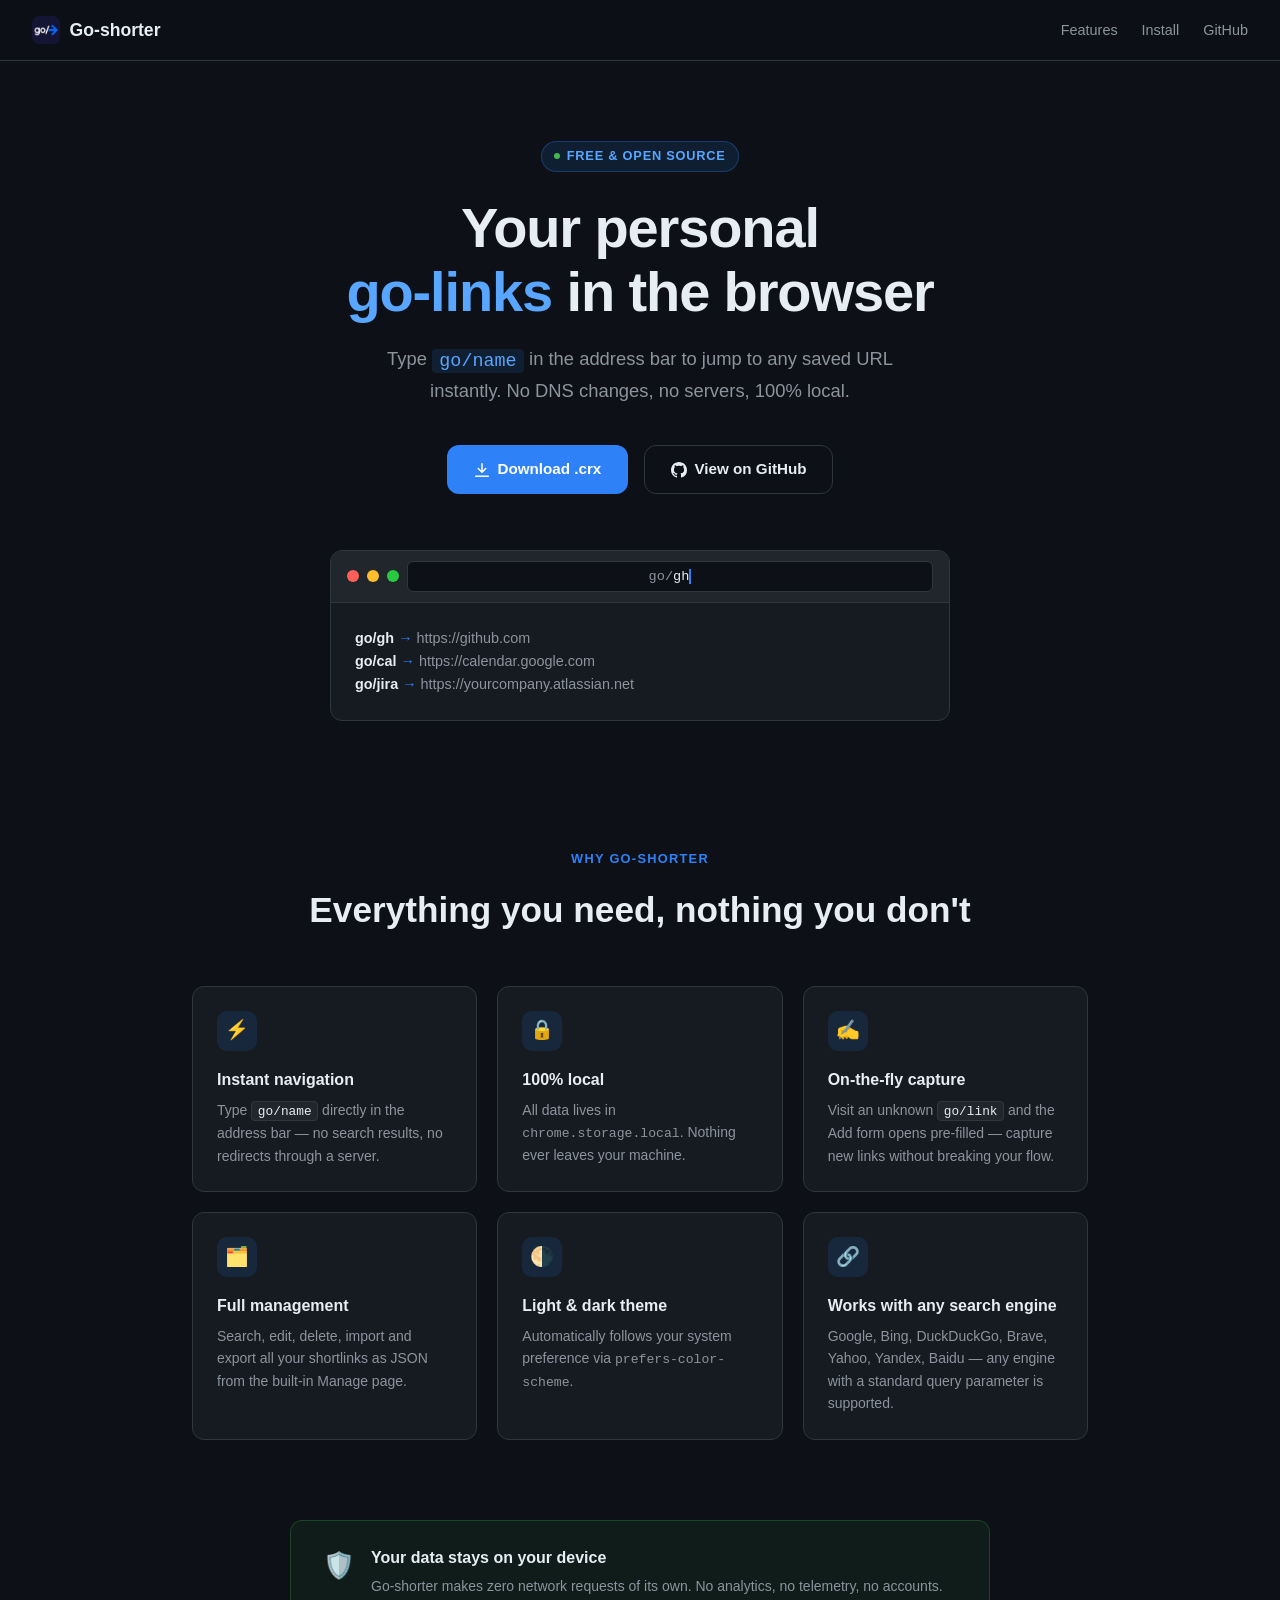
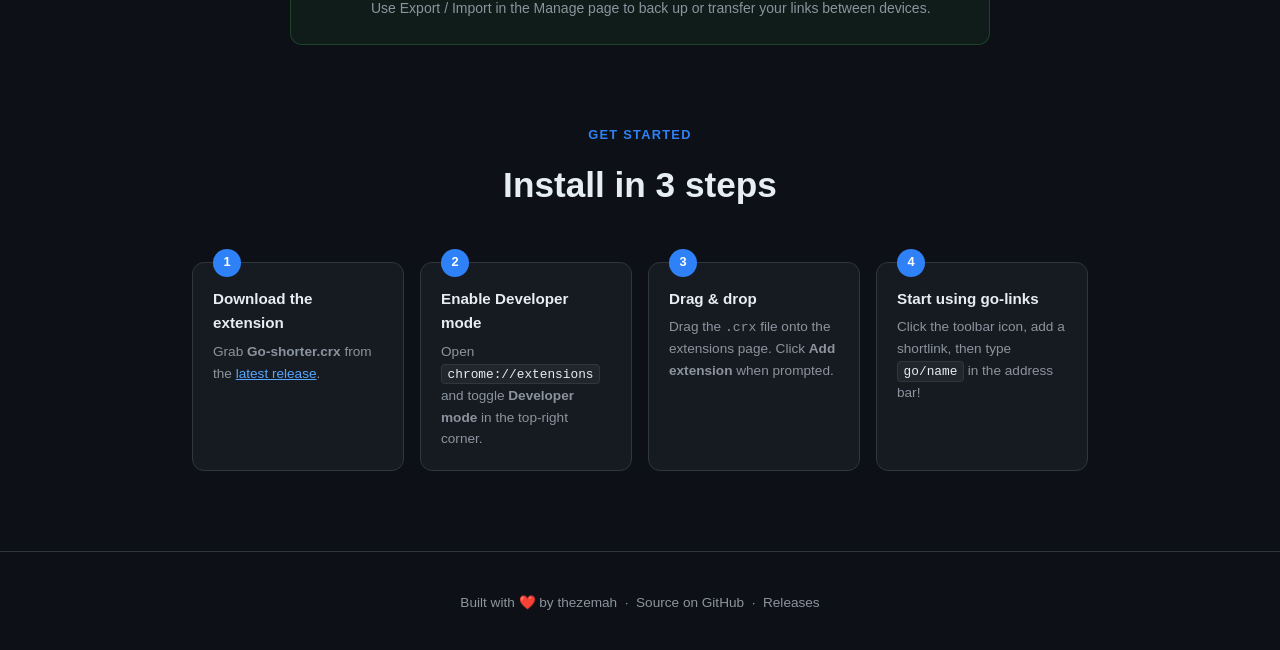
<file: index.html>
<!DOCTYPE html>
<html lang="en">
<head>
  <meta charset="UTF-8" />
  <meta name="viewport" content="width=device-width, initial-scale=1.0" />
  <title>Go-shorter — Personal go-links for your browser</title>
  <meta name="description" content="Type go/name in your address bar to jump to any saved URL instantly. 100% local, no sign-up required." />
  <link rel="icon" type="image/png" sizes="16x16" href="icons/icon-16.png" />
  <link rel="icon" type="image/png" sizes="32x32" href="icons/icon-32.png" />
  <link rel="icon" type="image/png" sizes="48x48" href="icons/icon-48.png" />
  <link rel="icon" type="image/png" sizes="128x128" href="icons/icon-128.png" />
  <link rel="apple-touch-icon" sizes="128x128" href="icons/icon-128.png" />
  <meta property="og:title" content="Go-shorter — Personal go-links for your browser" />
  <meta property="og:description" content="Type go/name in your address bar to jump to any saved URL instantly. 100% local, no sign-up required." />
  <meta property="og:image" content="https://thezemah.github.io/Go-shorter/icons/icon-128.png" />
  <meta property="og:type" content="website" />
  <meta property="og:url" content="https://thezemah.github.io/Go-shorter/" />
  <style>
    :root {
      --bg: #0d1117;
      --surface: #161b22;
      --border: #30363d;
      --accent: #2f81f7;
      --accent-hover: #58a6ff;
      --text: #e6edf3;
      --muted: #8b949e;
      --green: #3fb950;
      --radius: 12px;
    }
    *, *::before, *::after { box-sizing: border-box; margin: 0; padding: 0; }

    body {
      font-family: -apple-system, BlinkMacSystemFont, "Segoe UI", Helvetica, Arial, sans-serif;
      background: var(--bg);
      color: var(--text);
      line-height: 1.6;
      min-height: 100vh;
    }

    /* NAV */
    nav {
      display: flex;
      align-items: center;
      justify-content: space-between;
      padding: 1rem 2rem;
      border-bottom: 1px solid var(--border);
      position: sticky;
      top: 0;
      background: rgba(13,17,23,.85);
      backdrop-filter: blur(12px);
      z-index: 100;
    }
    .nav-logo {
      display: flex;
      align-items: center;
      gap: .6rem;
      font-weight: 700;
      font-size: 1.1rem;
      text-decoration: none;
      color: var(--text);
    }
    .nav-logo img { width: 28px; height: 28px; border-radius: 7px; }
    .nav-links { display: flex; gap: 1.5rem; }
    .nav-links a {
      color: var(--muted);
      text-decoration: none;
      font-size: .9rem;
      transition: color .15s;
    }
    .nav-links a:hover { color: var(--text); }

    /* HERO */
    .hero {
      max-width: 860px;
      margin: 0 auto;
      padding: 5rem 2rem 3rem;
      text-align: center;
    }
    .badge {
      display: inline-flex;
      align-items: center;
      gap: .4rem;
      background: rgba(47,129,247,.12);
      border: 1px solid rgba(47,129,247,.3);
      color: var(--accent-hover);
      font-size: .8rem;
      font-weight: 600;
      padding: .25rem .75rem;
      border-radius: 99px;
      margin-bottom: 1.5rem;
      text-transform: uppercase;
      letter-spacing: .06em;
    }
    .badge .dot {
      width: 6px; height: 6px;
      background: var(--green);
      border-radius: 50%;
      animation: pulse 2s ease-in-out infinite;
    }
    @keyframes pulse {
      0%,100% { opacity: 1; }
      50%      { opacity: .4; }
    }
    h1 {
      font-size: clamp(2.2rem, 5vw, 3.5rem);
      font-weight: 800;
      line-height: 1.15;
      letter-spacing: -.02em;
      margin-bottom: 1.25rem;
    }
    h1 span { color: var(--accent-hover); }
    .hero-sub {
      font-size: 1.15rem;
      color: var(--muted);
      max-width: 560px;
      margin: 0 auto 2.5rem;
    }
    .cta-group { display: flex; gap: 1rem; justify-content: center; flex-wrap: wrap; }
    .btn {
      display: inline-flex;
      align-items: center;
      gap: .5rem;
      padding: .7rem 1.6rem;
      border-radius: var(--radius);
      font-size: .95rem;
      font-weight: 600;
      text-decoration: none;
      transition: all .15s;
      cursor: pointer;
    }
    .btn-primary {
      background: var(--accent);
      color: #fff;
      border: 1px solid transparent;
    }
    .btn-primary:hover { background: var(--accent-hover); }
    .btn-ghost {
      background: transparent;
      color: var(--text);
      border: 1px solid var(--border);
    }
    .btn-ghost:hover { border-color: var(--muted); background: var(--surface); }

    /* DEMO BAR */
    .demo-wrap {
      max-width: 620px;
      margin: 3.5rem auto 0;
      background: var(--surface);
      border: 1px solid var(--border);
      border-radius: var(--radius);
      overflow: hidden;
    }
    .demo-bar-top {
      display: flex;
      align-items: center;
      gap: .5rem;
      padding: .6rem 1rem;
      background: #21262d;
      border-bottom: 1px solid var(--border);
    }
    .dot-r { width:12px;height:12px;border-radius:50%;background:#ff5f57; }
    .dot-y { width:12px;height:12px;border-radius:50%;background:#febc2e; }
    .dot-g { width:12px;height:12px;border-radius:50%;background:#28c840; }
    .demo-url {
      flex: 1;
      background: var(--bg);
      border: 1px solid var(--border);
      border-radius: 6px;
      padding: .25rem .75rem;
      font-size: .85rem;
      color: var(--muted);
      font-family: "SF Mono", Consolas, "Liberation Mono", Menlo, monospace;
      overflow: hidden;
      white-space: nowrap;
    }
    .demo-url .typing {
      color: var(--text);
      border-right: 2px solid var(--accent);
      animation: blink .8s step-end infinite;
    }
    @keyframes blink { 50% { border-color: transparent; } }
    .demo-content {
      padding: 1.5rem;
      font-size: .9rem;
      color: var(--muted);
      text-align: left;
    }
    .demo-content strong { color: var(--text); }
    .arrow { color: var(--accent); font-weight: 700; }

    /* FEATURES */
    .section { max-width: 960px; margin: 5rem auto; padding: 0 2rem; }
    .section-label {
      text-align: center;
      font-size: .8rem;
      font-weight: 700;
      letter-spacing: .1em;
      text-transform: uppercase;
      color: var(--accent);
      margin-bottom: .75rem;
    }
    .section h2 {
      text-align: center;
      font-size: clamp(1.5rem, 3vw, 2.2rem);
      font-weight: 700;
      margin-bottom: 3rem;
    }
    .features {
      display: grid;
      grid-template-columns: repeat(auto-fit, minmax(260px, 1fr));
      gap: 1.25rem;
    }
    .feature-card {
      background: var(--surface);
      border: 1px solid var(--border);
      border-radius: var(--radius);
      padding: 1.5rem;
      transition: border-color .15s, transform .15s;
    }
    .feature-card:hover { border-color: var(--accent); transform: translateY(-2px); }
    .feature-icon {
      width: 40px; height: 40px;
      border-radius: 10px;
      display: flex;
      align-items: center;
      justify-content: center;
      font-size: 1.2rem;
      margin-bottom: 1rem;
      background: rgba(47,129,247,.12);
    }
    .feature-card h3 { font-size: 1rem; font-weight: 600; margin-bottom: .4rem; }
    .feature-card p { font-size: .875rem; color: var(--muted); }

    /* INSTALL */
    .install-steps {
      display: grid;
      grid-template-columns: repeat(auto-fit, minmax(200px, 1fr));
      gap: 1rem;
      counter-reset: step;
    }
    .step {
      background: var(--surface);
      border: 1px solid var(--border);
      border-radius: var(--radius);
      padding: 1.25rem;
      position: relative;
    }
    .step::before {
      counter-increment: step;
      content: counter(step);
      position: absolute;
      top: -14px;
      left: 1.25rem;
      background: var(--accent);
      color: #fff;
      width: 28px; height: 28px;
      border-radius: 50%;
      display: flex;
      align-items: center;
      justify-content: center;
      font-size: .8rem;
      font-weight: 700;
    }
    .step h3 { font-size: .95rem; font-weight: 600; margin-bottom: .35rem; margin-top: .25rem; }
    .step p { font-size: .85rem; color: var(--muted); }
    kbd {
      background: #21262d;
      border: 1px solid var(--border);
      border-radius: 4px;
      padding: .1rem .35rem;
      font-size: .8rem;
      font-family: "SF Mono", Consolas, monospace;
      color: var(--text);
    }

    /* PRIVACY */
    .privacy-banner {
      max-width: 700px;
      margin: 0 auto;
      background: rgba(63,185,80,.07);
      border: 1px solid rgba(63,185,80,.25);
      border-radius: var(--radius);
      padding: 1.5rem 2rem;
      display: flex;
      gap: 1rem;
      align-items: flex-start;
    }
    .privacy-icon { font-size: 1.6rem; flex-shrink: 0; }
    .privacy-banner h3 { font-size: 1rem; font-weight: 600; margin-bottom: .3rem; }
    .privacy-banner p { font-size: .875rem; color: var(--muted); }

    /* FOOTER */
    footer {
      text-align: center;
      padding: 2.5rem 2rem;
      border-top: 1px solid var(--border);
      color: var(--muted);
      font-size: .85rem;
    }
    footer a { color: var(--muted); text-decoration: none; }
    footer a:hover { color: var(--text); }
  </style>
</head>
<body>

  <!-- NAV -->
  <nav>
    <a class="nav-logo" href="#">
      <img src="icons/icon-128.png" alt="Go-shorter icon" />
      Go-shorter
    </a>
    <div class="nav-links">
      <a href="#features">Features</a>
      <a href="#install">Install</a>
      <a href="https://github.com/thezemah/Go-shorter" target="_blank">GitHub</a>
    </div>
  </nav>

  <!-- HERO -->
  <section class="hero">
    <div class="badge"><span class="dot"></span>Free &amp; Open Source</div>
    <h1>Your personal<br/><span>go-links</span> in the browser</h1>
    <p class="hero-sub">
      Type <code style="color:var(--accent-hover);background:rgba(47,129,247,.12);padding:.1em .4em;border-radius:4px">go/name</code>
      in the address bar to jump to any saved URL instantly.
      No DNS changes, no servers, 100% local.
    </p>
    <div class="cta-group">
      <a class="btn btn-primary" href="https://github.com/thezemah/Go-shorter/releases/latest/download/Go-shorter.crx">
        <svg width="16" height="16" viewBox="0 0 16 16" fill="currentColor"><path d="M7.47 10.78a.75.75 0 001.06 0l3.75-3.75a.75.75 0 00-1.06-1.06L8.75 8.44V1.75a.75.75 0 00-1.5 0v6.69L4.78 5.97a.75.75 0 00-1.06 1.06l3.75 3.75zM1.75 13.5a.75.75 0 000 1.5h12.5a.75.75 0 000-1.5H1.75z"/></svg>
        Download .crx
      </a>
      <a class="btn btn-ghost" href="https://github.com/thezemah/Go-shorter" target="_blank">
        <svg width="16" height="16" viewBox="0 0 16 16" fill="currentColor"><path d="M8 0C3.58 0 0 3.58 0 8c0 3.54 2.29 6.53 5.47 7.59.4.07.55-.17.55-.38 0-.19-.01-.82-.01-1.49-2.01.37-2.53-.49-2.69-.94-.09-.23-.48-.94-.82-1.13-.28-.15-.68-.52-.01-.53.63-.01 1.08.58 1.23.82.72 1.21 1.87.87 2.33.66.07-.52.28-.87.51-1.07-1.78-.2-3.64-.89-3.64-3.95 0-.87.31-1.59.82-2.15-.08-.2-.36-1.02.08-2.12 0 0 .67-.21 2.2.82.64-.18 1.32-.27 2-.27.68 0 1.36.09 2 .27 1.53-1.04 2.2-.82 2.2-.82.44 1.1.16 1.92.08 2.12.51.56.82 1.27.82 2.15 0 3.07-1.87 3.75-3.65 3.95.29.25.54.73.54 1.48 0 1.07-.01 1.93-.01 2.2 0 .21.15.46.55.38A8.013 8.013 0 0016 8c0-4.42-3.58-8-8-8z"/></svg>
        View on GitHub
      </a>
    </div>

    <!-- Demo bar -->
    <div class="demo-wrap">
      <div class="demo-bar-top">
        <div class="dot-r"></div><div class="dot-y"></div><div class="dot-g"></div>
        <div class="demo-url">go/<span class="typing">gh</span></div>
      </div>
      <div class="demo-content">
        <p><strong>go/gh</strong> <span class="arrow">→</span> https://github.com</p>
        <p><strong>go/cal</strong> <span class="arrow">→</span> https://calendar.google.com</p>
        <p><strong>go/jira</strong> <span class="arrow">→</span> https://yourcompany.atlassian.net</p>
      </div>
    </div>
  </section>

  <!-- FEATURES -->
  <section class="section" id="features">
    <p class="section-label">Why Go-shorter</p>
    <h2>Everything you need, nothing you don't</h2>
    <div class="features">
      <div class="feature-card">
        <div class="feature-icon">⚡</div>
        <h3>Instant navigation</h3>
        <p>Type <kbd>go/name</kbd> directly in the address bar — no search results, no redirects through a server.</p>
      </div>
      <div class="feature-card">
        <div class="feature-icon">🔒</div>
        <h3>100% local</h3>
        <p>All data lives in <code style="font-size:.82rem">chrome.storage.local</code>. Nothing ever leaves your machine.</p>
      </div>
      <div class="feature-card">
        <div class="feature-icon">✍️</div>
        <h3>On-the-fly capture</h3>
        <p>Visit an unknown <kbd>go/link</kbd> and the Add form opens pre-filled — capture new links without breaking your flow.</p>
      </div>
      <div class="feature-card">
        <div class="feature-icon">🗂️</div>
        <h3>Full management</h3>
        <p>Search, edit, delete, import and export all your shortlinks as JSON from the built-in Manage page.</p>
      </div>
      <div class="feature-card">
        <div class="feature-icon">🌗</div>
        <h3>Light &amp; dark theme</h3>
        <p>Automatically follows your system preference via <code style="font-size:.82rem">prefers-color-scheme</code>.</p>
      </div>
      <div class="feature-card">
        <div class="feature-icon">🔗</div>
        <h3>Works with any search engine</h3>
        <p>Google, Bing, DuckDuckGo, Brave, Yahoo, Yandex, Baidu — any engine with a standard query parameter is supported.</p>
      </div>
    </div>
  </section>

  <!-- PRIVACY -->
  <section class="section">
    <div class="privacy-banner">
      <div class="privacy-icon">🛡️</div>
      <div>
        <h3>Your data stays on your device</h3>
        <p>Go-shorter makes zero network requests of its own. No analytics, no telemetry, no accounts. Use Export / Import in the Manage page to back up or transfer your links between devices.</p>
      </div>
    </div>
  </section>

  <!-- INSTALL -->
  <section class="section" id="install">
    <p class="section-label">Get started</p>
    <h2>Install in 3 steps</h2>
    <div class="install-steps">
      <div class="step">
        <h3>Download the extension</h3>
        <p>Grab <strong>Go-shorter.crx</strong> from the <a href="https://github.com/thezemah/Go-shorter/releases/latest" style="color:var(--accent-hover)">latest release</a>.</p>
      </div>
      <div class="step">
        <h3>Enable Developer mode</h3>
        <p>Open <kbd>chrome://extensions</kbd> and toggle <strong>Developer mode</strong> in the top-right corner.</p>
      </div>
      <div class="step">
        <h3>Drag &amp; drop</h3>
        <p>Drag the <code style="font-size:.82rem">.crx</code> file onto the extensions page. Click <strong>Add extension</strong> when prompted.</p>
      </div>
      <div class="step">
        <h3>Start using go-links</h3>
        <p>Click the toolbar icon, add a shortlink, then type <kbd>go/name</kbd> in the address bar!</p>
      </div>
    </div>
  </section>

  <!-- FOOTER -->
  <footer>
    <p>
      Built with ❤️ by <a href="https://github.com/thezemah" target="_blank">thezemah</a> &nbsp;·&nbsp;
      <a href="https://github.com/thezemah/Go-shorter" target="_blank">Source on GitHub</a> &nbsp;·&nbsp;
      <a href="https://github.com/thezemah/Go-shorter/releases" target="_blank">Releases</a>
    </p>
  </footer>

</body>
</html>
</file>
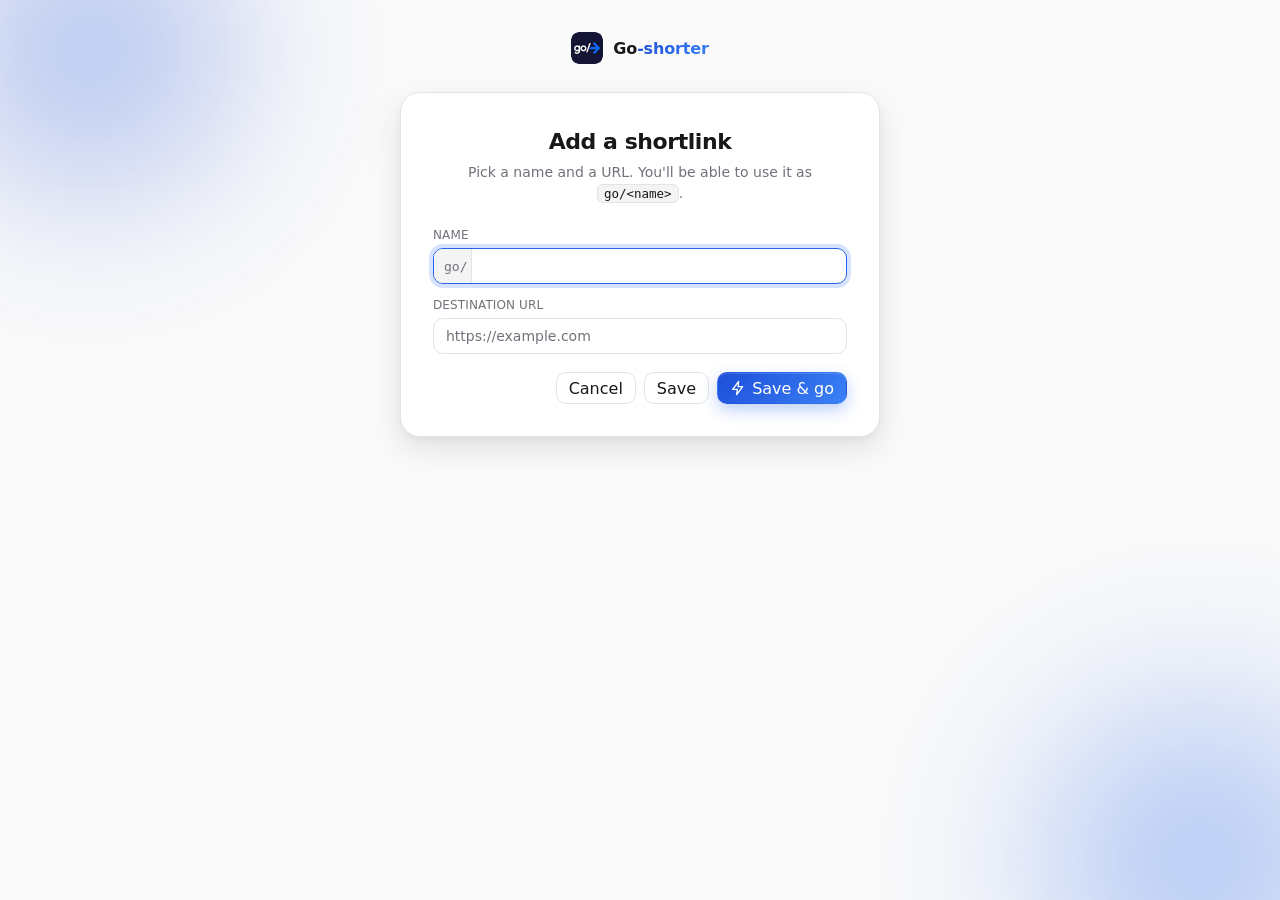
<file: add.html>
<!doctype html>
<html lang="en">
  <head>
    <meta charset="utf-8" />
    <title>Go-shorter — Add shortlink</title>
    <link rel="stylesheet" href="lib/design.css" />
    <link rel="stylesheet" href="add.css" />
  </head>
  <body>
    <main class="add-page">
      <div class="bg-orb orb-a"></div>
      <div class="bg-orb orb-b"></div>

      <div class="brand top-brand">
        <img class="brand-mark" src="icons/icon-32.png" alt="" />
        <span class="brand-name">Go<span class="accent">-shorter</span></span>
      </div>

      <div class="hero-card">
        <div id="hero-mark" class="hero-mark"></div>
        <h1 id="title" class="hero-title">Add a shortlink</h1>
        <p id="lede" class="hero-lede">
          Pick a name and a URL. You'll be able to use it as <code>go/&lt;name&gt;</code>.
        </p>

        <form id="form" class="form">
          <label class="field">
            Name
            <span class="input-group">
              <span class="prefix">go/</span>
              <input id="name" type="text" autocomplete="off" required />
            </span>
          </label>
          <label class="field">
            Destination URL
            <input id="url" class="input" type="url" placeholder="https://example.com" required />
          </label>
          <p id="error" class="error" hidden></p>
          <div class="actions">
            <button type="button" id="cancel" class="btn">Cancel</button>
            <button type="submit" id="save" class="btn">Save</button>
            <button type="submit" id="save-go" class="btn btn-primary">
              <span data-icon="bolt"></span>Save &amp; go
            </button>
          </div>
        </form>

        <div id="success" class="success-state" hidden>
          <div class="success-mark" data-icon="check"></div>
          <h2>Saved!</h2>
          <p id="success-lede"></p>
          <div class="actions">
            <button type="button" id="success-manage" class="btn">Manage all</button>
            <button type="button" id="success-go" class="btn btn-primary">
              <span data-icon="external"></span>Open now
            </button>
          </div>
        </div>
      </div>
    </main>

    <script src="lib/storage.js"></script>
    <script src="lib/ui.js"></script>
    <script src="add.js"></script>
  </body>
</html>
</file>
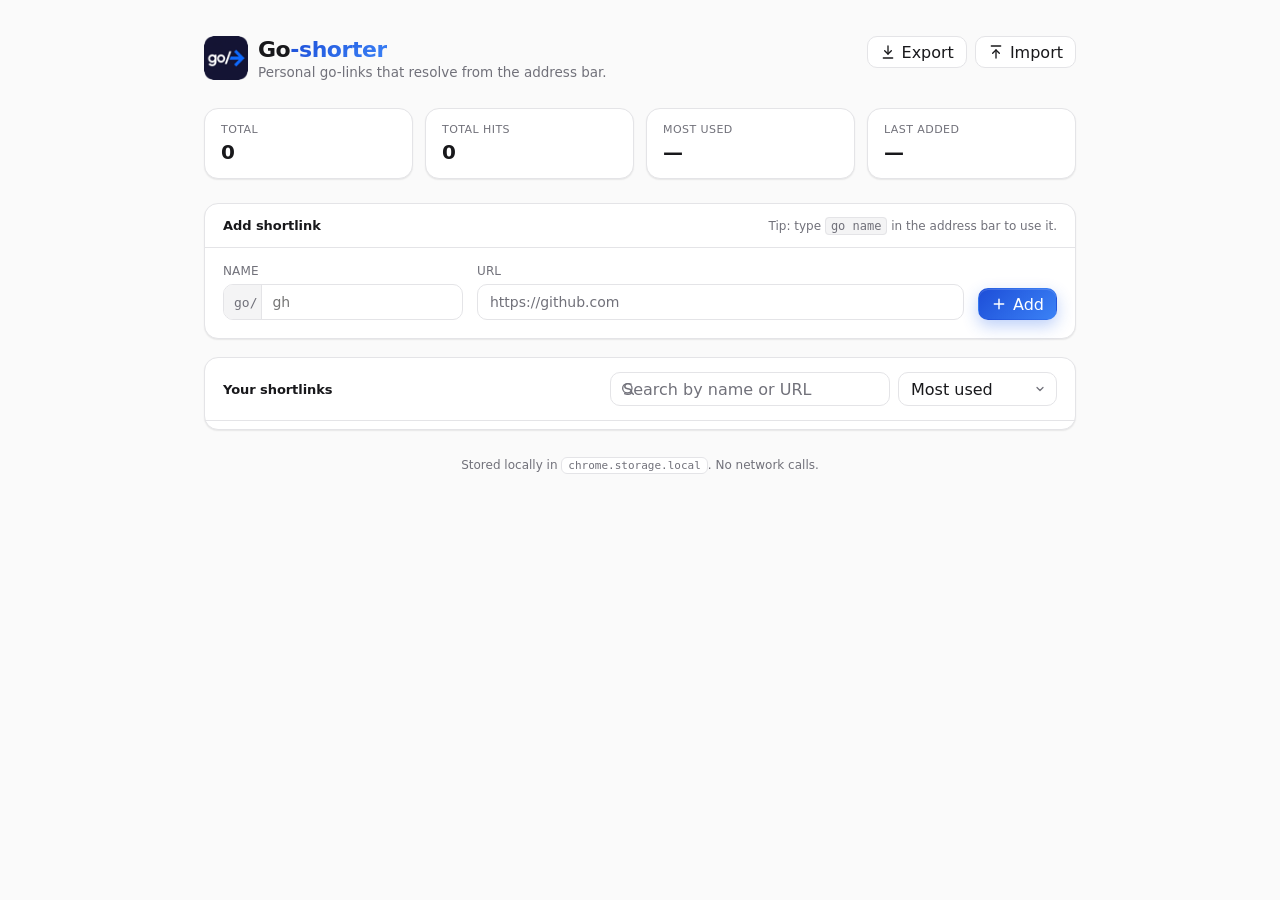
<file: manage.html>
<!doctype html>
<html lang="en">
  <head>
    <meta charset="utf-8" />
    <title>Go-shorter — Manage</title>
    <link rel="stylesheet" href="lib/design.css" />
    <link rel="stylesheet" href="manage.css" />
  </head>
  <body>
    <main>
      <header class="hero">
        <div class="brand">
          <img class="brand-mark" src="icons/icon-48.png" alt="" />
          <div>
            <div class="brand-name">Go<span class="accent">-shorter</span></div>
            <p class="hero-tagline">Personal go-links that resolve from the address bar.</p>
          </div>
        </div>
        <div class="hero-actions">
          <button id="export-btn" type="button" class="btn">
            <span data-icon="download"></span>Export
          </button>
          <button id="import-btn" type="button" class="btn">
            <span data-icon="upload"></span>Import
          </button>
          <input id="import-file" type="file" accept="application/json,.json" hidden />
        </div>
      </header>

      <section class="stats">
        <div class="stat">
          <span class="stat-label">Total</span>
          <span id="stat-total" class="stat-value">0</span>
        </div>
        <div class="stat">
          <span class="stat-label">Total hits</span>
          <span id="stat-hits" class="stat-value">0</span>
        </div>
        <div class="stat">
          <span class="stat-label">Most used</span>
          <span id="stat-top" class="stat-value">—</span>
        </div>
        <div class="stat">
          <span class="stat-label">Last added</span>
          <span id="stat-recent" class="stat-value">—</span>
        </div>
      </section>

      <section class="card add-card">
        <div class="card-header">
          <h2 class="card-title">Add shortlink</h2>
          <span class="muted-text small">
            Tip: type <code>go&nbsp;name</code> in the address bar to use it.
          </span>
        </div>
        <form id="add-form" class="add-form-grid">
          <label class="field">
            Name
            <span class="input-group">
              <span class="prefix">go/</span>
              <input id="add-name" type="text" placeholder="gh" autocomplete="off" required />
            </span>
          </label>
          <label class="field url">
            URL
            <input id="add-url" class="input" type="url" placeholder="https://github.com" required />
          </label>
          <div class="form-actions">
            <button type="submit" class="btn btn-primary">
              <span data-icon="plus"></span>Add
            </button>
          </div>
          <p id="add-error" class="error" hidden></p>
        </form>
      </section>

      <section class="card list-card">
        <div class="card-header toolbar">
          <h2 class="card-title">Your shortlinks</h2>
          <div class="toolbar-controls">
            <div class="search">
              <span class="search-icon" data-icon="search"></span>
              <input
                id="search"
                class="input"
                type="search"
                placeholder="Search by name or URL"
                autocomplete="off"
              />
            </div>
            <select id="sort" class="select" aria-label="Sort by">
              <option value="name-asc">Name A→Z</option>
              <option value="name-desc">Name Z→A</option>
              <option value="hits-desc" selected>Most used</option>
              <option value="recent-desc">Recently used</option>
              <option value="created-desc">Newest</option>
              <option value="created-asc">Oldest</option>
            </select>
          </div>
        </div>

        <ul id="links-list" class="links-list" role="list"></ul>

        <div id="empty" class="empty-state" hidden>
          <div class="empty-mark" data-icon="bolt"></div>
          <h3>No shortlinks yet</h3>
          <p>Add your first one above. Then type <code>go name</code> in the address bar.</p>
        </div>
      </section>

      <footer class="page-footer">
        <span>Stored locally in <code>chrome.storage.local</code>. No network calls.</span>
      </footer>
    </main>

    <script src="lib/storage.js"></script>
    <script src="lib/ui.js"></script>
    <script src="manage.js"></script>
  </body>
</html>
</file>
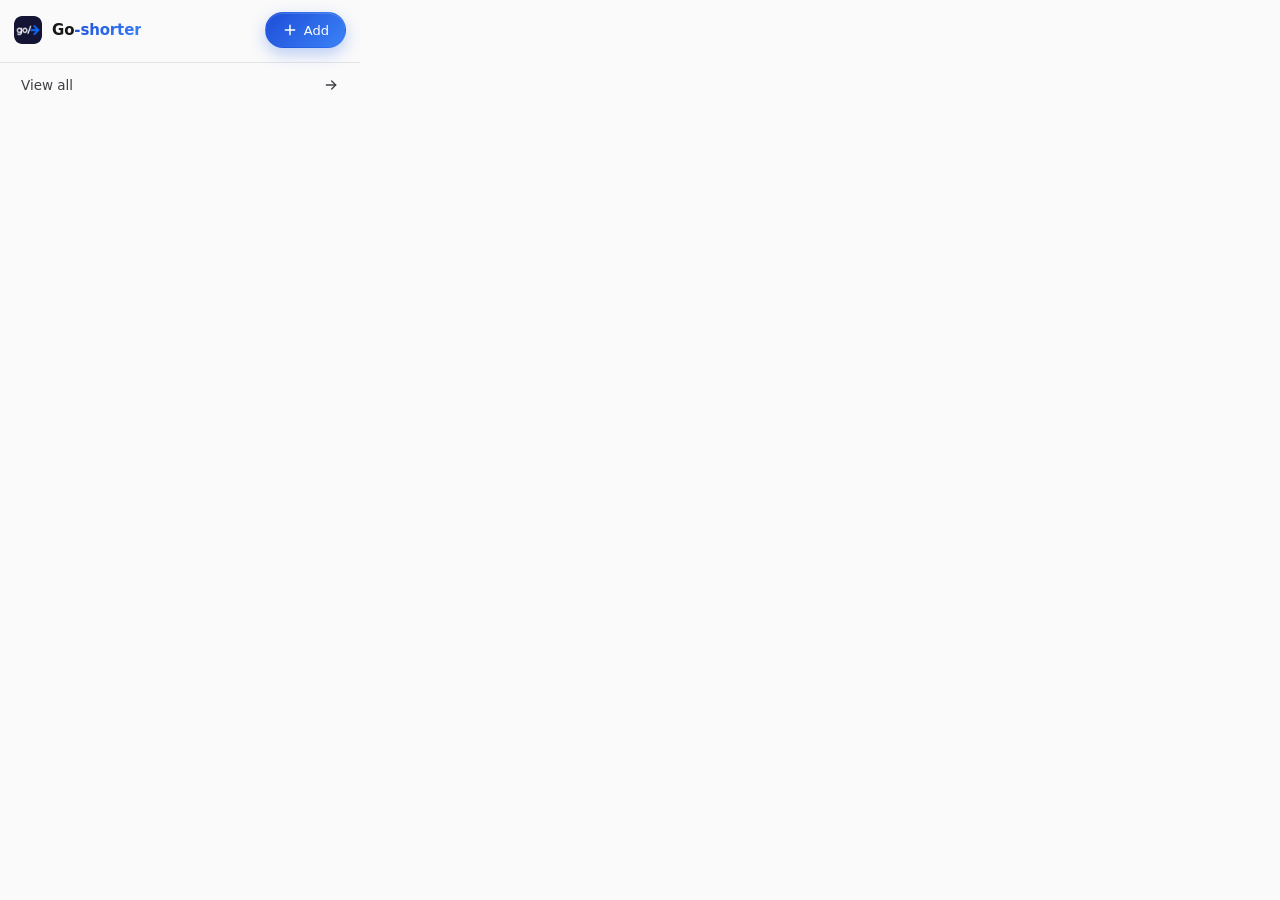
<file: popup.html>
<!doctype html>
<html lang="en">
  <head>
    <meta charset="utf-8" />
    <title>Go-shorter</title>
    <link rel="stylesheet" href="lib/design.css" />
    <link rel="stylesheet" href="popup.css" />
  </head>
  <body>
    <header class="topbar">
      <div class="brand">
        <img class="brand-mark" src="icons/icon-32.png" alt="" />
        <span class="brand-name">Go<span class="accent">-shorter</span></span>
      </div>
      <button id="add-btn" type="button" class="btn btn-primary" title="Add shortlink">
        <span data-icon="plus"></span>
        <span>Add</span>
      </button>
    </header>

    <section id="recent-section" class="recent" hidden>
      <div class="section-head">
        <h2 class="section-title">Recently used</h2>
      </div>
      <ul id="list" class="list" role="list"></ul>
    </section>

    <section id="empty" class="empty-state" hidden>
      <div class="empty-mark" data-icon="bolt"></div>
      <h3>No shortlinks yet</h3>
      <p>Click <strong>Add</strong> to create your first one.</p>
    </section>

    <footer class="footer">
      <button id="open-manage" type="button" class="btn btn-ghost manage-link">
        <span>View all<span id="total"></span></span>
        <span data-icon="arrow"></span>
      </button>
    </footer>

    <script src="lib/storage.js"></script>
    <script src="lib/ui.js"></script>
    <script src="popup.js"></script>
  </body>
</html>
</file>
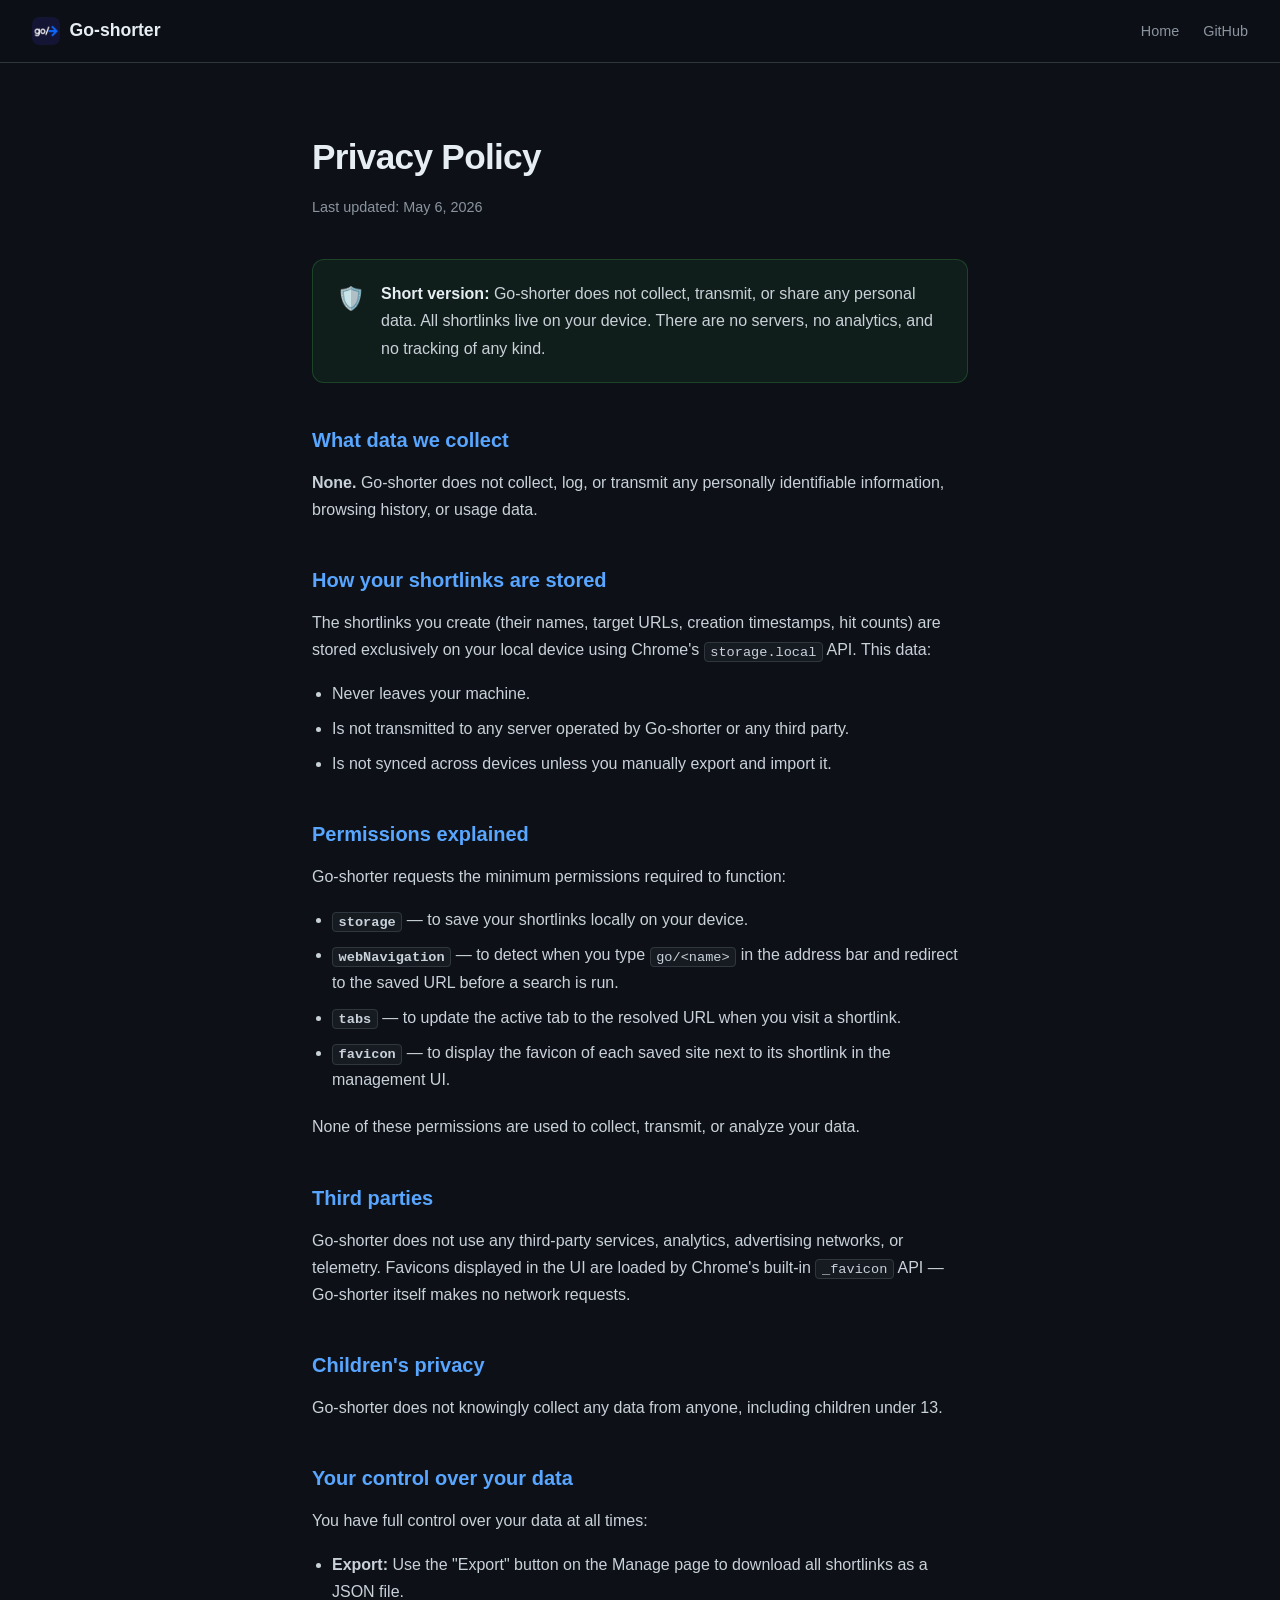
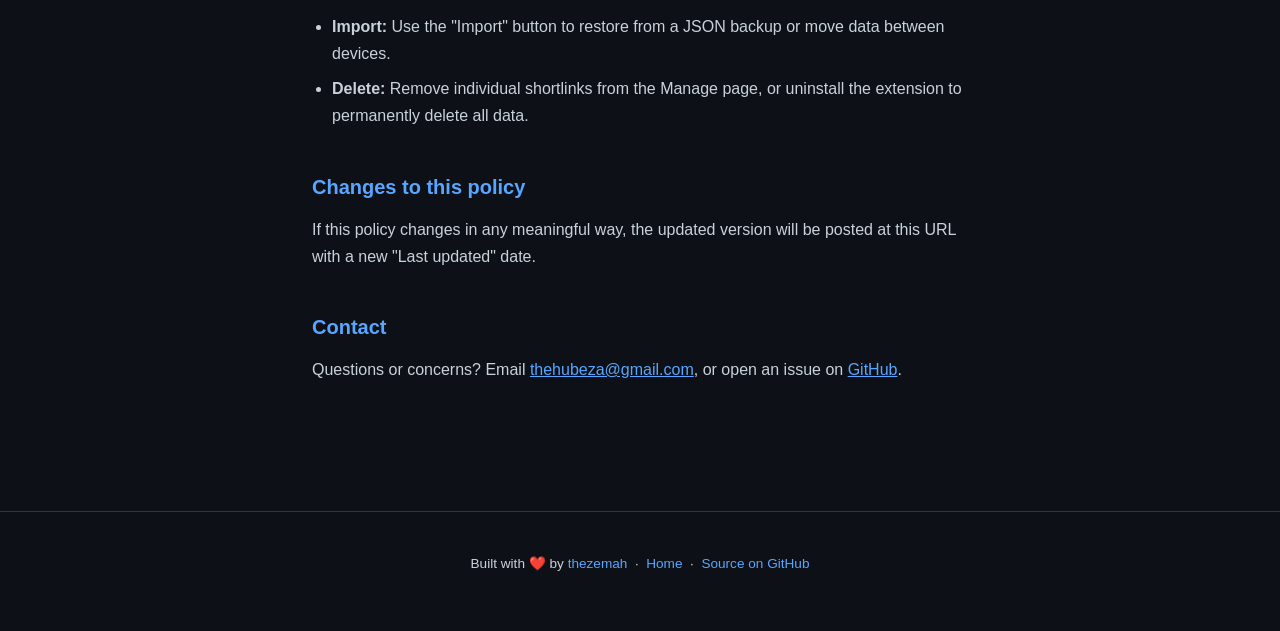
<file: privacy.html>
<!DOCTYPE html>
<html lang="en">
<head>
  <meta charset="UTF-8" />
  <meta name="viewport" content="width=device-width, initial-scale=1.0" />
  <title>Privacy Policy — Go-shorter</title>
  <meta name="description" content="Go-shorter privacy policy. We collect nothing. All data stays on your device." />
  <link rel="icon" type="image/png" sizes="16x16" href="icons/icon-16.png" />
  <link rel="icon" type="image/png" sizes="32x32" href="icons/icon-32.png" />
  <link rel="icon" type="image/png" sizes="48x48" href="icons/icon-48.png" />
  <link rel="icon" type="image/png" sizes="128x128" href="icons/icon-128.png" />
  <link rel="apple-touch-icon" sizes="128x128" href="icons/icon-128.png" />
  <style>
    :root {
      --bg: #0d1117;
      --surface: #161b22;
      --border: #30363d;
      --accent: #2f81f7;
      --accent-hover: #58a6ff;
      --text: #e6edf3;
      --muted: #8b949e;
      --green: #3fb950;
    }
    *, *::before, *::after { box-sizing: border-box; margin: 0; padding: 0; }
    body {
      font-family: -apple-system, BlinkMacSystemFont, "Segoe UI", Helvetica, Arial, sans-serif;
      background: var(--bg);
      color: var(--text);
      line-height: 1.7;
      min-height: 100vh;
    }
    nav {
      display: flex;
      align-items: center;
      justify-content: space-between;
      padding: 1rem 2rem;
      border-bottom: 1px solid var(--border);
      background: rgba(13,17,23,.85);
      backdrop-filter: blur(12px);
    }
    .nav-logo {
      display: flex;
      align-items: center;
      gap: .6rem;
      font-weight: 700;
      font-size: 1.1rem;
      text-decoration: none;
      color: var(--text);
    }
    .nav-logo img { width: 28px; height: 28px; border-radius: 7px; }
    .nav-links { display: flex; gap: 1.5rem; }
    .nav-links a {
      color: var(--muted);
      text-decoration: none;
      font-size: .9rem;
    }
    .nav-links a:hover { color: var(--text); }

    main {
      max-width: 720px;
      margin: 0 auto;
      padding: 4rem 2rem;
    }
    h1 {
      font-size: 2.2rem;
      font-weight: 800;
      letter-spacing: -.02em;
      margin-bottom: .5rem;
    }
    .updated {
      color: var(--muted);
      font-size: .9rem;
      margin-bottom: 2.5rem;
    }
    h2 {
      font-size: 1.25rem;
      font-weight: 700;
      margin-top: 2.5rem;
      margin-bottom: .75rem;
      color: var(--accent-hover);
    }
    p { margin-bottom: 1rem; color: #c9d1d9; }
    ul { margin: 1rem 0 1.25rem 1.25rem; }
    li { margin-bottom: .5rem; color: #c9d1d9; }
    code {
      background: var(--surface);
      border: 1px solid var(--border);
      padding: .1rem .35rem;
      border-radius: 4px;
      font-size: .85em;
      font-family: "SF Mono", Consolas, monospace;
    }
    a { color: var(--accent-hover); }
    .callout {
      background: rgba(63,185,80,.08);
      border: 1px solid rgba(63,185,80,.25);
      border-radius: 12px;
      padding: 1.25rem 1.5rem;
      margin: 2rem 0;
      display: flex;
      gap: 1rem;
      align-items: flex-start;
    }
    .callout .icon { font-size: 1.4rem; flex-shrink: 0; }
    .callout strong { color: var(--text); }
    footer {
      text-align: center;
      padding: 2.5rem 2rem;
      border-top: 1px solid var(--border);
      color: var(--muted);
      font-size: .85rem;
      margin-top: 3rem;
    }
    footer a { text-decoration: none; }
  </style>
</head>
<body>

  <nav>
    <a class="nav-logo" href="./index.html">
      <img src="icons/icon-128.png" alt="Go-shorter icon" />
      Go-shorter
    </a>
    <div class="nav-links">
      <a href="./index.html">Home</a>
      <a href="https://github.com/thezemah/Go-shorter" target="_blank">GitHub</a>
    </div>
  </nav>

  <main>
    <h1>Privacy Policy</h1>
    <p class="updated">Last updated: May 6, 2026</p>

    <div class="callout">
      <div class="icon">🛡️</div>
      <div>
        <p style="margin:0"><strong>Short version:</strong> Go-shorter does not collect, transmit, or share any personal data. All shortlinks live on your device. There are no servers, no analytics, and no tracking of any kind.</p>
      </div>
    </div>

    <h2>What data we collect</h2>
    <p><strong>None.</strong> Go-shorter does not collect, log, or transmit any personally identifiable information, browsing history, or usage data.</p>

    <h2>How your shortlinks are stored</h2>
    <p>The shortlinks you create (their names, target URLs, creation timestamps, hit counts) are stored exclusively on your local device using Chrome's <code>storage.local</code> API. This data:</p>
    <ul>
      <li>Never leaves your machine.</li>
      <li>Is not transmitted to any server operated by Go-shorter or any third party.</li>
      <li>Is not synced across devices unless you manually export and import it.</li>
    </ul>

    <h2>Permissions explained</h2>
    <p>Go-shorter requests the minimum permissions required to function:</p>
    <ul>
      <li><strong><code>storage</code></strong> — to save your shortlinks locally on your device.</li>
      <li><strong><code>webNavigation</code></strong> — to detect when you type <code>go/&lt;name&gt;</code> in the address bar and redirect to the saved URL before a search is run.</li>
      <li><strong><code>tabs</code></strong> — to update the active tab to the resolved URL when you visit a shortlink.</li>
      <li><strong><code>favicon</code></strong> — to display the favicon of each saved site next to its shortlink in the management UI.</li>
    </ul>
    <p>None of these permissions are used to collect, transmit, or analyze your data.</p>

    <h2>Third parties</h2>
    <p>Go-shorter does not use any third-party services, analytics, advertising networks, or telemetry. Favicons displayed in the UI are loaded by Chrome's built-in <code>_favicon</code> API — Go-shorter itself makes no network requests.</p>

    <h2>Children's privacy</h2>
    <p>Go-shorter does not knowingly collect any data from anyone, including children under 13.</p>

    <h2>Your control over your data</h2>
    <p>You have full control over your data at all times:</p>
    <ul>
      <li><strong>Export:</strong> Use the "Export" button on the Manage page to download all shortlinks as a JSON file.</li>
      <li><strong>Import:</strong> Use the "Import" button to restore from a JSON backup or move data between devices.</li>
      <li><strong>Delete:</strong> Remove individual shortlinks from the Manage page, or uninstall the extension to permanently delete all data.</li>
    </ul>

    <h2>Changes to this policy</h2>
    <p>If this policy changes in any meaningful way, the updated version will be posted at this URL with a new "Last updated" date.</p>

    <h2>Contact</h2>
    <p>Questions or concerns? Email <a href="mailto:thehubeza@gmail.com">thehubeza@gmail.com</a>, or open an issue on <a href="https://github.com/thezemah/Go-shorter/issues" target="_blank">GitHub</a>.</p>
  </main>

  <footer>
    <p>
      Built with ❤️ by <a href="https://github.com/thezemah" target="_blank">thezemah</a> &nbsp;·&nbsp;
      <a href="./index.html">Home</a> &nbsp;·&nbsp;
      <a href="https://github.com/thezemah/Go-shorter" target="_blank">Source on GitHub</a>
    </p>
  </footer>

</body>
</html>
</file>
<file: lib/design.css>
/* Go-shorter design system: tokens + base + reusable components.
   Imported first by every page so component styles cascade on top. */

:root {
  color-scheme: light dark;

  /* Brand */
  --brand-1: #2563eb;
  --brand-2: #3b82f6;
  --brand-grad: linear-gradient(135deg, #1d4ed8 0%, #3b82f6 100%);
  --brand-grad-soft: linear-gradient(135deg, rgba(37, 99, 235, 0.12) 0%, rgba(59, 130, 246, 0.12) 100%);

  /* Light surface */
  --bg: #fafafa;
  --bg-elevated: #ffffff;
  --bg-subtle: #f4f4f5;
  --fg: #18181b;
  --fg-soft: #3f3f46;
  --muted: #71717a;
  --border: #e4e4e7;
  --border-strong: #d4d4d8;

  /* Semantic */
  --primary: #2563eb;
  --primary-fg: #ffffff;
  --primary-hover: #1d4ed8;
  --danger: #dc2626;
  --danger-soft: #fef2f2;
  --success: #16a34a;
  --warning: #d97706;

  /* Effects */
  --ring: 0 0 0 4px rgba(37, 99, 235, 0.18);
  --shadow-sm: 0 1px 2px rgba(15, 15, 20, 0.05), 0 1px 1px rgba(15, 15, 20, 0.03);
  --shadow-md: 0 4px 12px rgba(15, 15, 20, 0.06), 0 2px 4px rgba(15, 15, 20, 0.04);
  --shadow-lg: 0 12px 32px rgba(15, 15, 20, 0.10), 0 4px 8px rgba(15, 15, 20, 0.05);

  /* Radius */
  --r-sm: 6px;
  --r-md: 10px;
  --r-lg: 14px;
  --r-xl: 20px;
  --r-full: 999px;

  /* Type */
  --font: "Inter", ui-sans-serif, system-ui, -apple-system, "Segoe UI Variable", "Segoe UI",
    Roboto, "Helvetica Neue", Arial, sans-serif;
  --font-mono: ui-monospace, "SF Mono", "JetBrains Mono", "Cascadia Code", "Roboto Mono",
    Menlo, monospace;

  /* Motion */
  --ease-out: cubic-bezier(0.16, 1, 0.3, 1);
  --t-fast: 120ms;
  --t-base: 180ms;
}

@media (prefers-color-scheme: dark) {
  :root {
    --bg: #0b0b0f;
    --bg-elevated: #15151c;
    --bg-subtle: #1c1c25;
    --fg: #fafafa;
    --fg-soft: #d4d4d8;
    --muted: #a1a1aa;
    --border: #27272f;
    --border-strong: #3f3f46;

    --danger-soft: #2a1416;

    --ring: 0 0 0 4px rgba(59, 130, 246, 0.28);
    --shadow-sm: 0 1px 2px rgba(0, 0, 0, 0.4);
    --shadow-md: 0 6px 18px rgba(0, 0, 0, 0.45), 0 2px 6px rgba(0, 0, 0, 0.35);
    --shadow-lg: 0 18px 48px rgba(0, 0, 0, 0.55), 0 6px 16px rgba(0, 0, 0, 0.4);
  }
}

* {
  box-sizing: border-box;
}

/* Always honor the [hidden] attribute, even on elements that set
   display: flex/grid/block in CSS (otherwise those rules win). */
[hidden] {
  display: none !important;
}

html,
body {
  margin: 0;
  padding: 0;
  font-family: var(--font);
  -webkit-font-smoothing: antialiased;
  -moz-osx-font-smoothing: grayscale;
  font-feature-settings: "cv11", "ss01", "ss03";
  color: var(--fg);
  background: var(--bg);
}

a {
  color: var(--primary);
  text-decoration: none;
}
a:hover {
  text-decoration: underline;
}

::selection {
  background: rgba(37, 99, 235, 0.25);
}

/* Brand mark — gradient logo block */
.brand {
  display: inline-flex;
  align-items: center;
  gap: 10px;
}
.brand-mark {
  width: 28px;
  height: 28px;
  border-radius: 8px;
  flex-shrink: 0;
  display: block;
  object-fit: contain;
}
.brand-name {
  font-weight: 700;
  letter-spacing: -0.01em;
  font-size: 15px;
  color: var(--fg);
}
.brand-name .accent {
  background: var(--brand-grad);
  -webkit-background-clip: text;
  background-clip: text;
  color: transparent;
}

/* Buttons */
.btn {
  font: inherit;
  font-weight: 500;
  display: inline-flex;
  align-items: center;
  justify-content: center;
  gap: 6px;
  height: 32px;
  padding: 0 12px;
  border: 1px solid var(--border);
  background: var(--bg-elevated);
  color: var(--fg);
  border-radius: var(--r-md);
  cursor: pointer;
  transition: background var(--t-fast) var(--ease-out),
    border-color var(--t-fast) var(--ease-out),
    transform var(--t-fast) var(--ease-out),
    box-shadow var(--t-fast) var(--ease-out);
  white-space: nowrap;
  user-select: none;
}
.btn:hover {
  background: var(--bg-subtle);
  border-color: var(--border-strong);
}
.btn:active {
  transform: translateY(1px);
}
.btn:focus-visible {
  outline: none;
  box-shadow: var(--ring);
  border-color: var(--primary);
}

.btn-primary {
  background: var(--brand-grad);
  color: var(--primary-fg);
  border-color: transparent;
  box-shadow: 0 1px 0 rgba(255, 255, 255, 0.15) inset, 0 6px 16px rgba(37, 99, 235, 0.3);
}
.btn-primary:hover {
  filter: brightness(1.05);
  background: var(--brand-grad);
  border-color: transparent;
}

.btn-ghost {
  background: transparent;
  border-color: transparent;
}
.btn-ghost:hover {
  background: var(--bg-subtle);
  border-color: transparent;
}

.btn-danger {
  color: var(--danger);
}
.btn-danger:hover {
  background: var(--danger-soft);
  border-color: var(--danger);
}

.btn-icon {
  width: 32px;
  height: 32px;
  padding: 0;
  border-color: transparent;
  background: transparent;
}
.btn-icon:hover {
  background: var(--bg-subtle);
}

.btn svg,
.icon {
  width: 16px;
  height: 16px;
  flex-shrink: 0;
}

/* Inputs */
.input,
input[type="text"].input,
input[type="url"].input,
input[type="search"].input {
  font: inherit;
  width: 100%;
  height: 36px;
  padding: 0 12px;
  background: var(--bg-elevated);
  border: 1px solid var(--border);
  border-radius: var(--r-md);
  color: var(--fg);
  transition: border-color var(--t-fast) var(--ease-out),
    box-shadow var(--t-fast) var(--ease-out);
  outline: none;
}
.input::placeholder {
  color: var(--muted);
}
.input:focus,
.input:focus-within {
  border-color: var(--primary);
  box-shadow: var(--ring);
}

.input-group {
  display: flex;
  align-items: stretch;
  background: var(--bg-elevated);
  border: 1px solid var(--border);
  border-radius: var(--r-md);
  overflow: hidden;
  transition: border-color var(--t-fast) var(--ease-out),
    box-shadow var(--t-fast) var(--ease-out);
}
.input-group:focus-within {
  border-color: var(--primary);
  box-shadow: var(--ring);
}
.input-group .prefix {
  display: flex;
  align-items: center;
  padding: 0 4px 0 10px;
  color: var(--muted);
  font-family: var(--font-mono);
  font-size: 13px;
  background: var(--bg-subtle);
  border-right: 1px solid var(--border);
}
.input-group input {
  border: 0;
  flex: 1;
  height: 34px;
  padding: 0 10px;
  background: transparent;
  color: var(--fg);
  font: inherit;
  outline: none;
}

.search {
  position: relative;
}
.search .search-icon {
  position: absolute;
  left: 10px;
  top: 50%;
  transform: translateY(-50%);
  color: var(--muted);
  pointer-events: none;
  width: 16px;
  height: 16px;
  display: inline-flex;
  align-items: center;
  justify-content: center;
}
.search input {
  padding-left: 34px;
}

/* Safety net: any [data-icon] container holds a single SVG that
   should not exceed the container. Specific contexts (brand-mark,
   hero-mark, success-mark, empty-mark) override the SVG size below. */
[data-icon] {
  display: inline-flex;
  align-items: center;
  justify-content: center;
  flex-shrink: 0;
  line-height: 0;
}
[data-icon] > svg {
  display: block;
  max-width: 100%;
  max-height: 100%;
}

label.field {
  display: flex;
  flex-direction: column;
  gap: 6px;
  font-size: 12px;
  color: var(--muted);
  font-weight: 500;
  letter-spacing: 0.01em;
  text-transform: uppercase;
}
label.field > .input,
label.field > .input-group {
  text-transform: none;
  font-size: 14px;
  color: var(--fg);
  font-weight: 400;
  letter-spacing: 0;
}

.error {
  margin: 0;
  color: var(--danger);
  font-size: 13px;
  display: flex;
  align-items: center;
  gap: 6px;
}

/* Card */
.card {
  background: var(--bg-elevated);
  border: 1px solid var(--border);
  border-radius: var(--r-lg);
  box-shadow: var(--shadow-sm);
}
.card-header {
  padding: 14px 18px;
  border-bottom: 1px solid var(--border);
  display: flex;
  align-items: center;
  justify-content: space-between;
  gap: 12px;
}
.card-title {
  margin: 0;
  font-size: 13px;
  font-weight: 600;
  color: var(--fg);
  letter-spacing: -0.005em;
}

/* Pill / chip */
.pill {
  display: inline-flex;
  align-items: center;
  gap: 4px;
  padding: 2px 8px;
  border-radius: var(--r-full);
  background: var(--bg-subtle);
  border: 1px solid var(--border);
  color: var(--muted);
  font-size: 11px;
  font-weight: 500;
}

/* Favicon avatar */
.favicon {
  width: 28px;
  height: 28px;
  border-radius: 8px;
  background: var(--brand-grad-soft);
  display: grid;
  place-items: center;
  flex-shrink: 0;
  overflow: hidden;
  position: relative;
  border: 1px solid var(--border);
}
.favicon img {
  width: 18px;
  height: 18px;
  display: block;
}
.favicon .fallback {
  font-family: var(--font);
  font-size: 12px;
  font-weight: 700;
  color: var(--brand-2);
  letter-spacing: -0.02em;
}

/* Toasts */
.toast-host {
  position: fixed;
  bottom: 16px;
  left: 50%;
  transform: translateX(-50%);
  display: flex;
  flex-direction: column;
  gap: 8px;
  z-index: 9999;
  pointer-events: none;
}
.toast {
  pointer-events: auto;
  background: var(--fg);
  color: var(--bg-elevated);
  padding: 10px 14px;
  border-radius: var(--r-full);
  font-size: 13px;
  font-weight: 500;
  box-shadow: var(--shadow-lg);
  display: flex;
  align-items: center;
  gap: 8px;
  animation: toast-in var(--t-base) var(--ease-out);
  max-width: 360px;
}
.toast.error {
  background: var(--danger);
  color: white;
}
@keyframes toast-in {
  from {
    opacity: 0;
    transform: translateY(8px);
  }
  to {
    opacity: 1;
    transform: translateY(0);
  }
}

/* Modal */
.modal-backdrop {
  position: fixed;
  inset: 0;
  background: rgba(15, 15, 20, 0.55);
  backdrop-filter: blur(4px);
  display: grid;
  place-items: center;
  z-index: 9000;
  padding: 24px;
  animation: backdrop-in var(--t-base) var(--ease-out);
}
@keyframes backdrop-in {
  from {
    opacity: 0;
  }
  to {
    opacity: 1;
  }
}
.modal {
  background: var(--bg-elevated);
  border: 1px solid var(--border);
  border-radius: var(--r-lg);
  box-shadow: var(--shadow-lg);
  width: 100%;
  max-width: 460px;
  animation: modal-in var(--t-base) var(--ease-out);
}
@keyframes modal-in {
  from {
    opacity: 0;
    transform: translateY(12px) scale(0.98);
  }
  to {
    opacity: 1;
    transform: translateY(0) scale(1);
  }
}
.modal h2 {
  margin: 0;
  padding: 18px 22px;
  font-size: 15px;
  font-weight: 600;
  border-bottom: 1px solid var(--border);
}
.modal .modal-body {
  padding: 18px 22px;
  display: flex;
  flex-direction: column;
  gap: 14px;
}
.modal .modal-actions {
  padding: 14px 22px 18px;
  display: flex;
  justify-content: flex-end;
  gap: 8px;
}

/* Empty state */
.empty-state {
  text-align: center;
  padding: 36px 16px;
  color: var(--muted);
}
.empty-state .empty-mark {
  width: 56px;
  height: 56px;
  margin: 0 auto 12px;
  border-radius: var(--r-lg);
  background: var(--brand-grad-soft);
  display: grid;
  place-items: center;
  color: var(--brand-1);
}
.empty-state .empty-mark svg {
  width: 26px;
  height: 26px;
}
.empty-state h3 {
  margin: 0 0 4px;
  color: var(--fg);
  font-size: 14px;
  font-weight: 600;
}
.empty-state p {
  margin: 0;
  font-size: 13px;
}

/* Scrollbar */
::-webkit-scrollbar {
  width: 10px;
  height: 10px;
}
::-webkit-scrollbar-track {
  background: transparent;
}
::-webkit-scrollbar-thumb {
  background: var(--border-strong);
  border-radius: var(--r-full);
  border: 2px solid var(--bg);
}
::-webkit-scrollbar-thumb:hover {
  background: var(--muted);
}

/* Reduced motion */
@media (prefers-reduced-motion: reduce) {
  *,
  *::before,
  *::after {
    animation-duration: 0.001ms !important;
    transition-duration: 0.001ms !important;
  }
}

/* Visually-hidden helper for a11y */
.sr-only {
  position: absolute;
  width: 1px;
  height: 1px;
  padding: 0;
  margin: -1px;
  overflow: hidden;
  clip: rect(0, 0, 0, 0);
  white-space: nowrap;
  border: 0;
}
</file>
<file: add.css>
.add-page {
  min-height: 100vh;
  display: flex;
  flex-direction: column;
  align-items: center;
  padding: 32px 20px 64px;
  position: relative;
  overflow: hidden;
}

.bg-orb {
  position: fixed;
  border-radius: 50%;
  filter: blur(80px);
  opacity: 0.45;
  pointer-events: none;
  z-index: 0;
}
.orb-a {
  top: -160px;
  left: -120px;
  width: 420px;
  height: 420px;
  background: radial-gradient(circle, #1d4ed8 0%, transparent 70%);
}
.orb-b {
  bottom: -200px;
  right: -160px;
  width: 480px;
  height: 480px;
  background: radial-gradient(circle, #2563eb 0%, transparent 70%);
}
@media (prefers-color-scheme: dark) {
  .bg-orb {
    opacity: 0.3;
  }
}

.top-brand {
  position: relative;
  z-index: 1;
  margin-bottom: 28px;
}
.top-brand .brand-mark {
  width: 32px;
  height: 32px;
}
.top-brand .brand-name {
  font-size: 16px;
}

.hero-card {
  position: relative;
  z-index: 1;
  width: 100%;
  max-width: 480px;
  padding: 36px 32px 32px;
  background: var(--bg-elevated);
  border: 1px solid var(--border);
  border-radius: var(--r-xl);
  box-shadow: var(--shadow-lg);
  text-align: center;
  animation: card-rise 320ms var(--ease-out);
}
@keyframes card-rise {
  from {
    opacity: 0;
    transform: translateY(12px);
  }
  to {
    opacity: 1;
    transform: translateY(0);
  }
}

.hero-mark {
  width: 56px;
  height: 56px;
  margin: 0 auto;
  border-radius: var(--r-lg);
  background: var(--brand-grad);
  display: grid;
  place-items: center;
  color: white;
  box-shadow: 0 10px 28px rgba(37, 99, 235, 0.4);
}
.hero-mark:empty {
  display: none;
}
.hero-mark svg {
  width: 28px;
  height: 28px;
}

.hero-title {
  margin: 0 0 8px;
  font-size: 22px;
  font-weight: 700;
  letter-spacing: -0.02em;
  color: var(--fg);
}
.hero-lede {
  margin: 0 0 24px;
  color: var(--muted);
  font-size: 14px;
  line-height: 1.5;
}
.hero-lede code {
  background: var(--bg-subtle);
  border: 1px solid var(--border);
  border-radius: var(--r-sm);
  padding: 1px 6px;
  font-size: 12.5px;
  font-family: var(--font-mono);
  color: var(--fg);
}
.hero-lede a {
  color: var(--primary);
  font-weight: 500;
}

.form {
  display: flex;
  flex-direction: column;
  gap: 14px;
  text-align: left;
}
.form .actions {
  display: flex;
  gap: 8px;
  justify-content: flex-end;
  margin-top: 4px;
}

.success-state {
  display: flex;
  flex-direction: column;
  align-items: center;
  gap: 8px;
  animation: card-rise 320ms var(--ease-out);
}
.success-state .success-mark {
  width: 56px;
  height: 56px;
  border-radius: 50%;
  background: rgba(22, 163, 74, 0.12);
  color: var(--success);
  display: grid;
  place-items: center;
  margin-bottom: 4px;
}
.success-state .success-mark svg {
  width: 28px;
  height: 28px;
}
.success-state h2 {
  margin: 0;
  font-size: 18px;
  font-weight: 700;
  letter-spacing: -0.01em;
}
.success-state p {
  margin: 0 0 12px;
  color: var(--muted);
  font-size: 14px;
}
.success-state .actions {
  display: flex;
  gap: 8px;
  margin-top: 4px;
}
.success-state code {
  background: var(--bg-subtle);
  border: 1px solid var(--border);
  border-radius: var(--r-sm);
  padding: 1px 6px;
  font-family: var(--font-mono);
  font-size: 12.5px;
  color: var(--fg);
}
</file>
<file: manage.css>
main {
  max-width: 920px;
  margin: 0 auto;
  padding: 36px 24px 64px;
}

/* Hero */
.hero {
  display: flex;
  align-items: flex-start;
  justify-content: space-between;
  gap: 16px;
  margin-bottom: 28px;
}
.hero .brand-mark {
  width: 44px;
  height: 44px;
}
.hero .brand-name {
  font-size: 22px;
  letter-spacing: -0.02em;
}
.hero-tagline {
  margin: 2px 0 0;
  color: var(--muted);
  font-size: 13.5px;
}
.hero-actions {
  display: flex;
  gap: 8px;
}

/* Stats strip */
.stats {
  display: grid;
  grid-template-columns: repeat(4, 1fr);
  gap: 12px;
  margin-bottom: 24px;
}
.stat {
  background: var(--bg-elevated);
  border: 1px solid var(--border);
  border-radius: var(--r-lg);
  padding: 14px 16px;
  display: flex;
  flex-direction: column;
  gap: 4px;
  position: relative;
  overflow: hidden;
  box-shadow: var(--shadow-sm);
}
.stat::before {
  content: "";
  position: absolute;
  inset: 0;
  background: var(--brand-grad-soft);
  opacity: 0;
  transition: opacity var(--t-base) var(--ease-out);
}
.stat:hover::before {
  opacity: 1;
}
.stat-label {
  position: relative;
  font-size: 11px;
  font-weight: 500;
  letter-spacing: 0.04em;
  text-transform: uppercase;
  color: var(--muted);
}
.stat-value {
  position: relative;
  font-size: 20px;
  font-weight: 700;
  letter-spacing: -0.02em;
  color: var(--fg);
  font-family: var(--font);
  white-space: nowrap;
  overflow: hidden;
  text-overflow: ellipsis;
}

/* Cards */
.card + .card {
  margin-top: 18px;
}

.add-card .add-form-grid {
  padding: 16px 18px 18px;
  display: grid;
  grid-template-columns: minmax(200px, 240px) 1fr auto;
  gap: 14px;
  align-items: end;
}
.add-form-grid .form-actions {
  display: flex;
  align-items: end;
}
.add-form-grid .error {
  grid-column: 1 / -1;
  margin-top: 4px;
}

.list-card .toolbar {
  flex-wrap: wrap;
}
.toolbar-controls {
  display: flex;
  gap: 8px;
  align-items: center;
}
.toolbar-controls .search {
  width: 280px;
}
.toolbar-controls .search input {
  height: 34px;
}

select.select {
  font: inherit;
  height: 34px;
  padding: 0 32px 0 12px;
  border: 1px solid var(--border);
  border-radius: var(--r-md);
  background: var(--bg-elevated)
    url("data:image/svg+xml;utf8,<svg xmlns='http://www.w3.org/2000/svg' width='12' height='12' viewBox='0 0 24 24' fill='none' stroke='%2371717a' stroke-width='2.5' stroke-linecap='round' stroke-linejoin='round'><path d='m6 9 6 6 6-6'/></svg>")
    no-repeat right 10px center;
  appearance: none;
  -webkit-appearance: none;
  color: var(--fg);
  cursor: pointer;
  outline: none;
  transition: border-color var(--t-fast) var(--ease-out), box-shadow var(--t-fast) var(--ease-out);
}
select.select:focus {
  border-color: var(--primary);
  box-shadow: var(--ring);
}

/* List */
.links-list {
  list-style: none;
  margin: 0;
  padding: 4px;
}
.link-row {
  display: grid;
  grid-template-columns: 36px minmax(140px, 1fr) 2fr auto auto;
  gap: 14px;
  align-items: center;
  padding: 10px 14px;
  border-radius: var(--r-md);
  transition: background var(--t-fast) var(--ease-out);
}
.link-row:hover {
  background: var(--bg-subtle);
}
.link-row .name-wrap {
  min-width: 0;
}
.link-row .name {
  font-family: var(--font-mono);
  font-weight: 600;
  font-size: 14px;
  letter-spacing: -0.01em;
  color: var(--fg);
  white-space: nowrap;
  overflow: hidden;
  text-overflow: ellipsis;
}
.link-row .name .name-prefix {
  color: var(--muted);
  font-weight: 500;
}
.link-row .meta {
  font-size: 11.5px;
  color: var(--muted);
  margin-top: 2px;
}
.link-row .url {
  min-width: 0;
}
.link-row .url a {
  color: var(--fg-soft);
  font-size: 13px;
  white-space: nowrap;
  overflow: hidden;
  text-overflow: ellipsis;
  display: block;
}
.link-row .url a:hover {
  color: var(--primary);
}
.link-row .hits {
  text-align: right;
  font-variant-numeric: tabular-nums;
  font-size: 12px;
  color: var(--muted);
  white-space: nowrap;
}
.link-row .actions {
  display: flex;
  gap: 2px;
  opacity: 0;
  transition: opacity var(--t-fast) var(--ease-out);
}
.link-row:hover .actions,
.link-row:focus-within .actions {
  opacity: 1;
}
.link-row .actions .btn-icon {
  color: var(--muted);
}
.link-row .actions .btn-icon:hover {
  color: var(--fg);
}

/* Footer */
.page-footer {
  margin-top: 28px;
  text-align: center;
  font-size: 12px;
  color: var(--muted);
}
.page-footer code {
  background: var(--bg-elevated);
  border: 1px solid var(--border);
  border-radius: var(--r-sm);
  padding: 1px 6px;
  font-size: 11px;
}

/* Misc */
.muted-text {
  color: var(--muted);
}
.muted-text.small {
  font-size: 12px;
}
.muted-text code {
  background: var(--bg-subtle);
  border: 1px solid var(--border);
  border-radius: 4px;
  padding: 1px 5px;
  font-size: 12px;
  font-family: var(--font-mono);
}

/* Responsive */
@media (max-width: 720px) {
  .stats {
    grid-template-columns: repeat(2, 1fr);
  }
  .add-card .add-form-grid {
    grid-template-columns: 1fr;
  }
  .toolbar-controls {
    width: 100%;
  }
  .toolbar-controls .search {
    flex: 1;
    width: auto;
  }
  .link-row {
    grid-template-columns: 36px 1fr auto;
    grid-template-rows: auto auto;
    gap: 8px 12px;
  }
  .link-row .url {
    grid-column: 2 / span 2;
    grid-row: 2;
  }
  .link-row .hits {
    grid-column: 3;
    grid-row: 1;
  }
  .link-row .actions {
    grid-column: 3;
    grid-row: 1;
    opacity: 1;
  }
}
</file>
<file: popup.css>
body {
  width: 360px;
  font-size: 13.5px;
}

.topbar {
  display: flex;
  align-items: center;
  justify-content: space-between;
  padding: 12px 14px 8px;
}

.recent {
  padding: 4px 8px 0;
}

.section-head {
  display: flex;
  align-items: center;
  justify-content: space-between;
  padding: 6px 6px 4px;
}
.section-title {
  margin: 0;
  font-size: 11px;
  font-weight: 600;
  color: var(--muted);
  text-transform: uppercase;
  letter-spacing: 0.06em;
}

.list {
  list-style: none;
  margin: 0;
  padding: 0;
  max-height: 380px;
  overflow-y: auto;
}

.list-row {
  display: flex;
  align-items: center;
  gap: 10px;
  padding: 8px 8px;
  border-radius: var(--r-md);
  cursor: pointer;
  transition: background var(--t-fast) var(--ease-out);
}
.list-row:hover {
  background: var(--bg-subtle);
}
.list-row .info {
  flex: 1;
  min-width: 0;
  display: flex;
  flex-direction: column;
  gap: 1px;
}
.list-row .name {
  font-family: var(--font-mono);
  font-size: 13px;
  font-weight: 600;
  letter-spacing: -0.01em;
  color: var(--fg);
}
.list-row .name .name-prefix {
  color: var(--muted);
  font-weight: 500;
}
.list-row .url {
  display: block;
  color: var(--muted);
  font-size: 12px;
  white-space: nowrap;
  overflow: hidden;
  text-overflow: ellipsis;
}
.list-row .actions {
  display: flex;
  gap: 2px;
  flex-shrink: 0;
  opacity: 0;
  transition: opacity var(--t-fast) var(--ease-out);
}
.list-row:hover .actions,
.list-row:focus-within .actions {
  opacity: 1;
}
.list-row .actions .btn-icon {
  width: 28px;
  height: 28px;
  color: var(--muted);
}
.list-row .actions .btn-icon:hover {
  color: var(--fg);
}

#add-btn {
  border-radius: var(--r-full);
  height: 36px;
  padding: 0 16px;
  font-size: 13px;
}

.footer {
  border-top: 1px solid var(--border);
  padding: 6px 8px;
  background: var(--bg);
  margin-top: 6px;
}
.manage-link {
  width: 100%;
  justify-content: space-between;
  font-weight: 500;
  color: var(--fg-soft);
}
.manage-link:hover {
  color: var(--fg);
}
.manage-link #total {
  color: var(--muted);
  font-weight: 400;
  margin-left: 4px;
}

.empty-state {
  margin: 12px 14px 14px;
}
</file>
